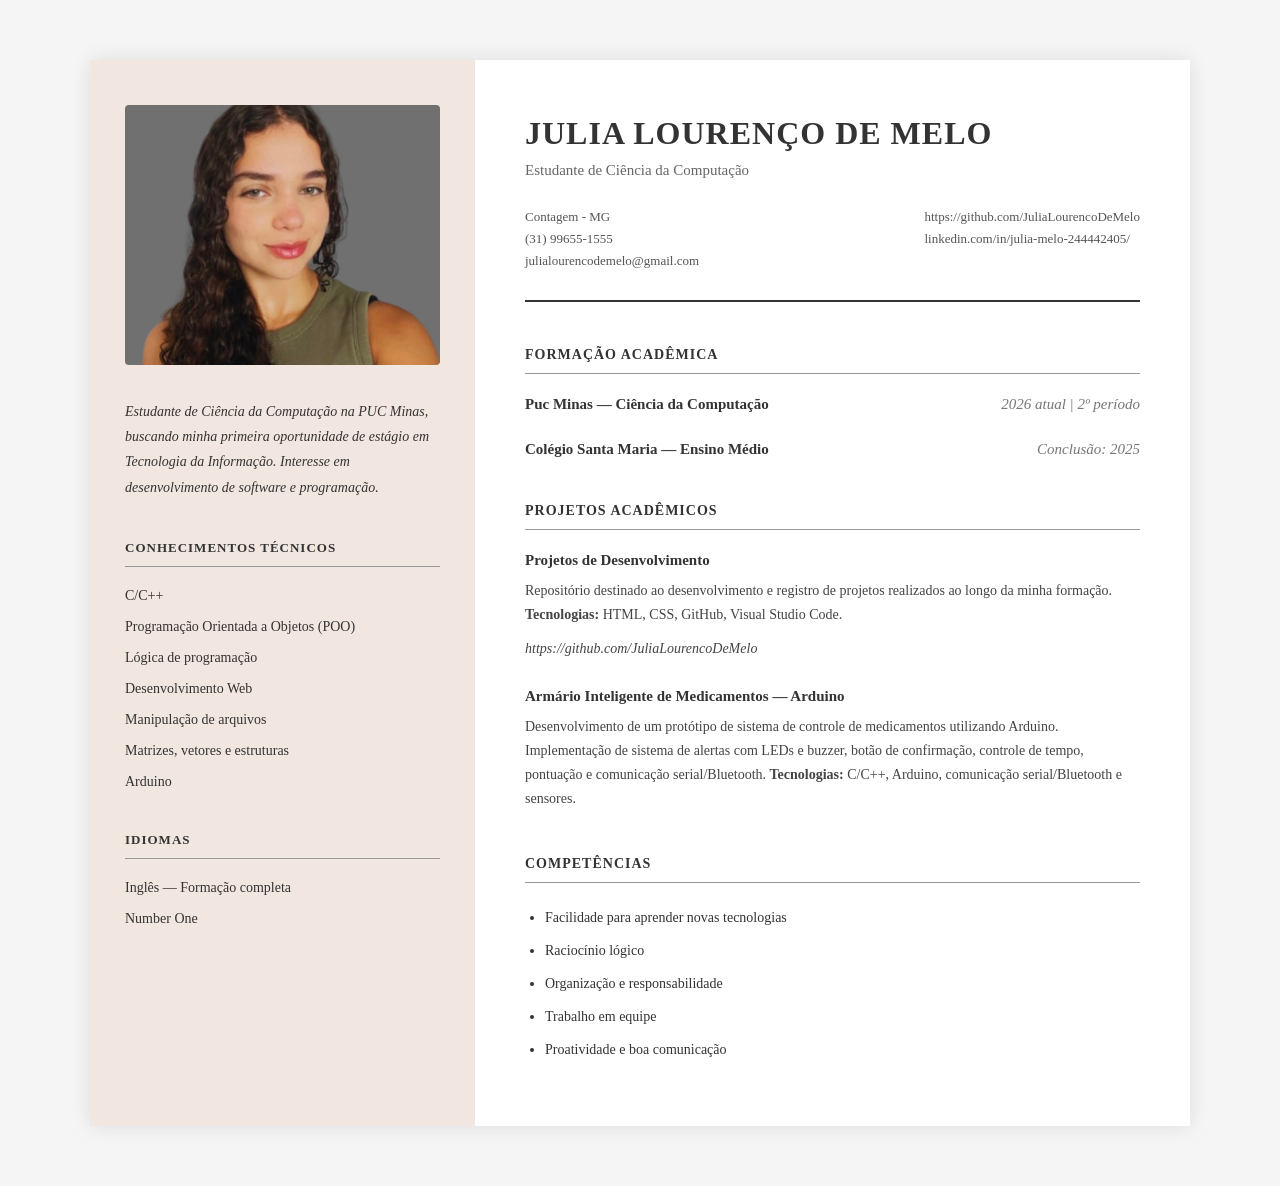
<file: index.html>
<!DOCTYPE html>
<html lang="pt-br">

<head>
    <meta charset="UTF-8">
    <title>Currículo - Julia Lourenço de Melo</title>
    <link rel="stylesheet" href="style.css">
</head>

<body>
    <div class="curriculo">
        <aside class="lateral">
            <img src="IMG_2153.jpg" alt="Foto de perfil" class="foto">

            <p class="citacao">
                Estudante de Ciência da Computação na PUC Minas, buscando minha primeira
                oportunidade de estágio em Tecnologia da Informação. Interesse em
                desenvolvimento de software e programação.
            </p>

            <h3>Conhecimentos Técnicos</h3>
            <ul>
                <li>C/C++</li>
                <li>Programação Orientada a Objetos (POO)</li>
                <li>Lógica de programação</li>
                <li>Desenvolvimento Web</li>
                <li>Manipulação de arquivos</li>
                <li>Matrizes, vetores e estruturas</li>
                <li>Arduino</li>
            </ul>

            <h3>Idiomas</h3>
            <ul>
                <li>Inglês — Formação completa</li>
                <li>Number One</li>
            </ul>
        </aside>

        <main class="principal">
            <header>
                <h1>Julia Lourenço de Melo</h1>
                <p class="cargo">Estudante de Ciência da Computação</p>
                <div class="contato">
                    <div>
                        <p>Contagem - MG</p>
                        <p>(31) 99655-1555</p>
                        <p>julialourencodemelo@gmail.com</p>
                    </div>
                    <div>
                        <p>https://github.com/JuliaLourencoDeMelo</p>
                        <p>linkedin.com/in/julia-melo-244442405/</p>
                    </div>
                </div>
            </header>

            <section>
                <h2>Formação Acadêmica</h2>
                <div class="item">
                    <div class="item-topo">
                        <strong>Puc Minas — Ciência da Computação</strong>
                        <span>2026 atual | 2º período</span>
                    </div>
                </div>
                <div class="item">
                    <div class="item-topo">
                        <strong>Colégio Santa Maria — Ensino Médio</strong>
                        <span>Conclusão: 2025</span>
                    </div>
                </div>
            </section>

            <section>
                <h2>Projetos Acadêmicos</h2>
                <div class="item">
                    <div class="item-topo">
                        <strong>Projetos de Desenvolvimento</strong>
                    </div>
                    <p>
                        Repositório destinado ao desenvolvimento e registro de projetos realizados
                        ao longo da minha formação. <strong>Tecnologias:</strong> HTML, CSS, GitHub, Visual Studio Code.
                    </p>
                    <p class="link">https://github.com/JuliaLourencoDeMelo</p>
                </div>

                <div class="item">
                    <div class="item-topo">
                        <strong>Armário Inteligente de Medicamentos — Arduino</strong>
                    </div>
                    <p>
                        Desenvolvimento de um protótipo de sistema de controle de medicamentos
                        utilizando Arduino. Implementação de sistema de alertas com LEDs e buzzer,
                        botão de confirmação, controle de tempo, pontuação e comunicação serial/Bluetooth.
                        <strong>Tecnologias:</strong> C/C++, Arduino, comunicação serial/Bluetooth e sensores.
                    </p>
                </div>
            </section>

            <section>
                <h2>Competências</h2>
                <ul class="competencias">
                    <li>Facilidade para aprender novas tecnologias</li>
                    <li>Raciocínio lógico</li>
                    <li>Organização e responsabilidade</li>
                    <li>Trabalho em equipe</li>
                    <li>Proatividade e boa comunicação</li>
                </ul>
            </section>
        </main>
    </div>
</body>

</html>
</file>
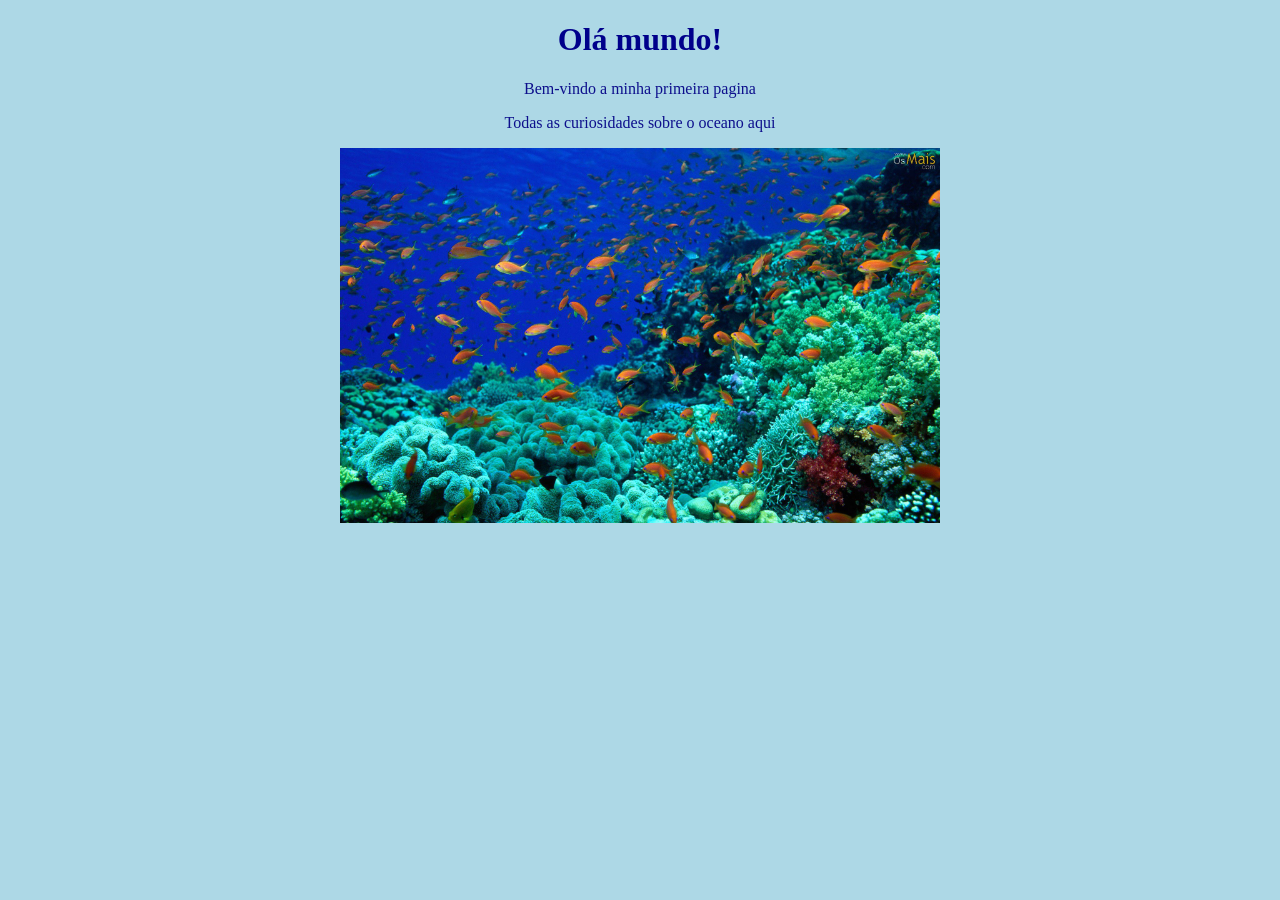
<file: Pagina.html>
<!DOCTYPE html>
<html lang="pt-BR">

<head>
    <meta charset="UTF-8">
    <title>Primeiro site</title>

    <style>
        body {
            background-color: lightblue;
            text-align: center;
        }

        h1 {
            color: darkblue;
        }

        p {
            color: rgb(13, 15, 140);
        }
    </style>
</head>

<body>
    <h1>Olá mundo!</h1>
    <p>Bem-vindo a minha primeira pagina</p>
  <p>Todas as curiosidades sobre o oceano aqui</p>
    <img src="images/fundo-do-mar.jpg" width="600">
  </body>
</body>
</html>
</file>
<file: style.css>
* {
    margin: 0;
    padding: 0;
    box-sizing: border-box;
}

body {
    font-family: Georgia, 'Times New Roman', serif;
    background-color: #f5f5f5;
    color: #333;
}

.curriculo {
    display: flex;
    max-width: 1100px;
    margin: 60px auto;
    background: white;
    box-shadow: 0 0 20px rgba(0, 0, 0, 0.1);
}

.lateral {
    width: 35%;
    background-color: #f2e6e0;
    padding: 45px 35px;
}

.foto {
    width: 100%;
    height: 260px;
    object-fit: cover;
    margin-bottom: 30px;
    border-radius: 4px;
}

.citacao {
    font-style: italic;
    font-size: 14px;
    line-height: 1.8;
    margin-bottom: 40px;
}

.lateral h3 {
    font-size: 13px;
    letter-spacing: 1px;
    text-transform: uppercase;
    border-bottom: 1px solid #999;
    padding-bottom: 10px;
    margin-bottom: 18px;
    margin-top: 40px;
}

.lateral h3:first-of-type {
    margin-top: 0;
}

.lateral ul {
    list-style: none;
}

.lateral ul li {
    font-size: 14px;
    margin-bottom: 10px;
    line-height: 1.5;
}

.principal {
    width: 65%;
    padding: 55px 50px;
}

header h1 {
    font-size: 32px;
    letter-spacing: 1px;
    text-transform: uppercase;
    margin-bottom: 10px;
}

.cargo {
    font-size: 15px;
    color: #666;
    margin-bottom: 30px;
}

.contato {
    display: flex;
    justify-content: space-between;
    font-size: 13px;
    color: #555;
    margin-bottom: 45px;
    border-bottom: 2px solid #333;
    padding-bottom: 25px;
    gap: 20px;
}

.contato p {
    margin-bottom: 6px;
}

section {
    margin-top: 45px;
}

section h2 {
    font-size: 14px;
    letter-spacing: 1px;
    text-transform: uppercase;
    border-bottom: 1px solid #999;
    padding-bottom: 10px;
    margin-bottom: 22px;
}

.item {
    margin-bottom: 28px;
}

.item-topo {
    display: flex;
    justify-content: space-between;
    font-size: 15px;
}

.item-topo span {
    font-style: italic;
    color: #777;
}

.item p {
    font-size: 14px;
    line-height: 1.7;
    color: #444;
    margin-top: 10px;
}

.link {
    font-style: italic;
    color: #0066cc;
}

.competencias {
    list-style: disc;
    padding-left: 20px;
}

.competencias li {
    font-size: 14px;
    line-height: 1.8;
    margin-bottom: 8px;
    color: #333;
}
</file>
